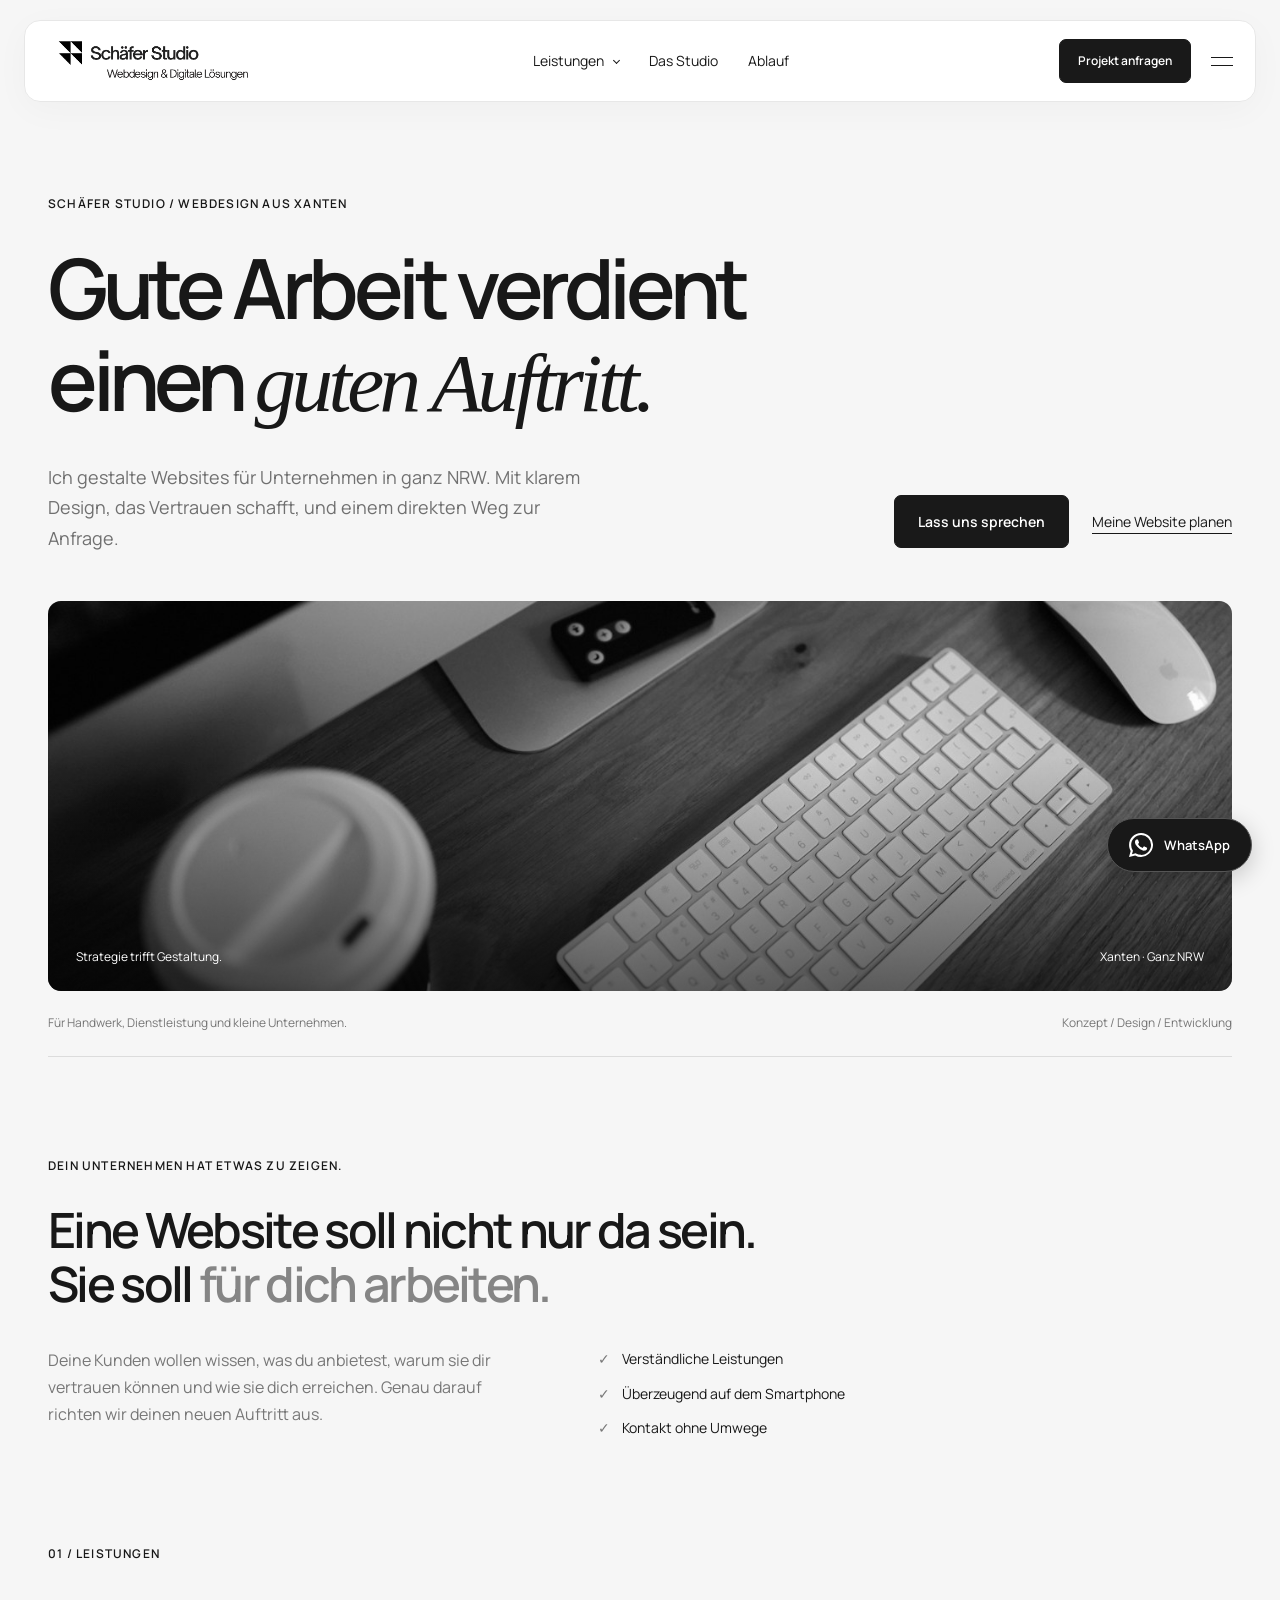
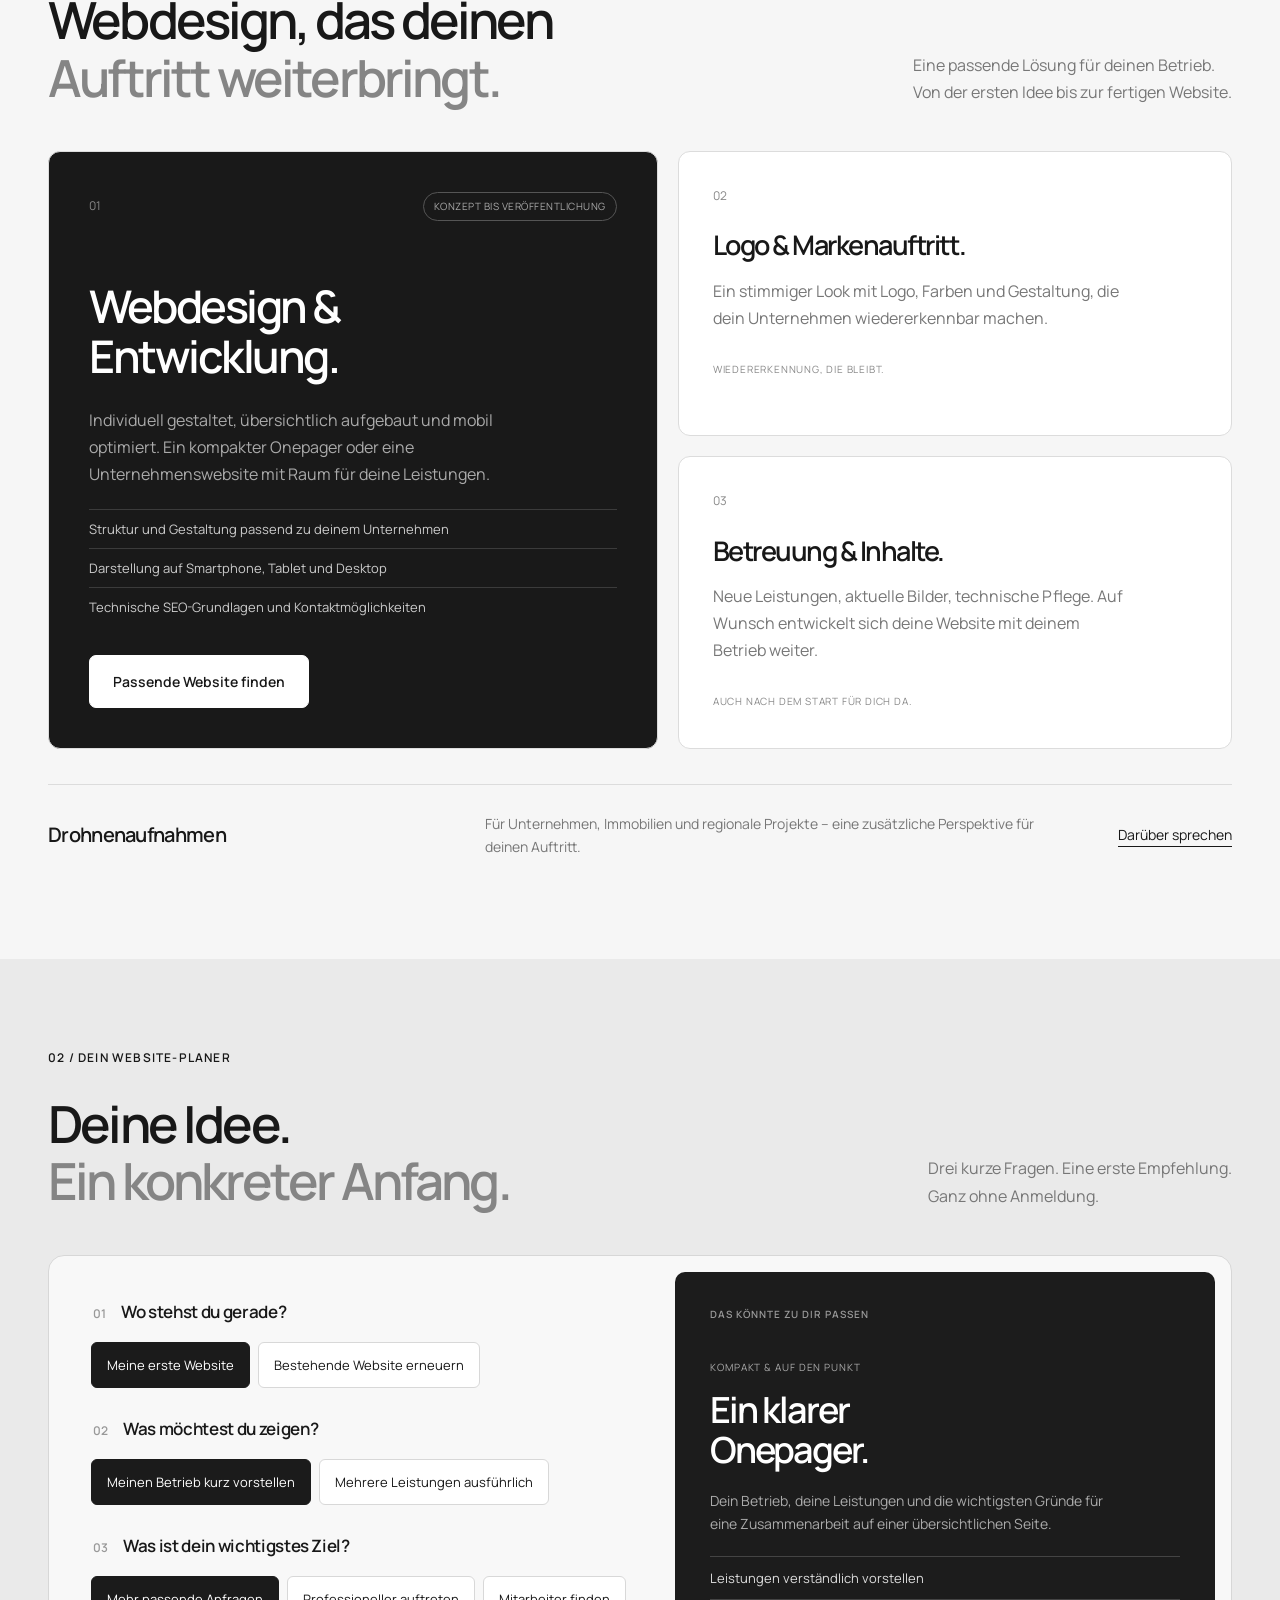
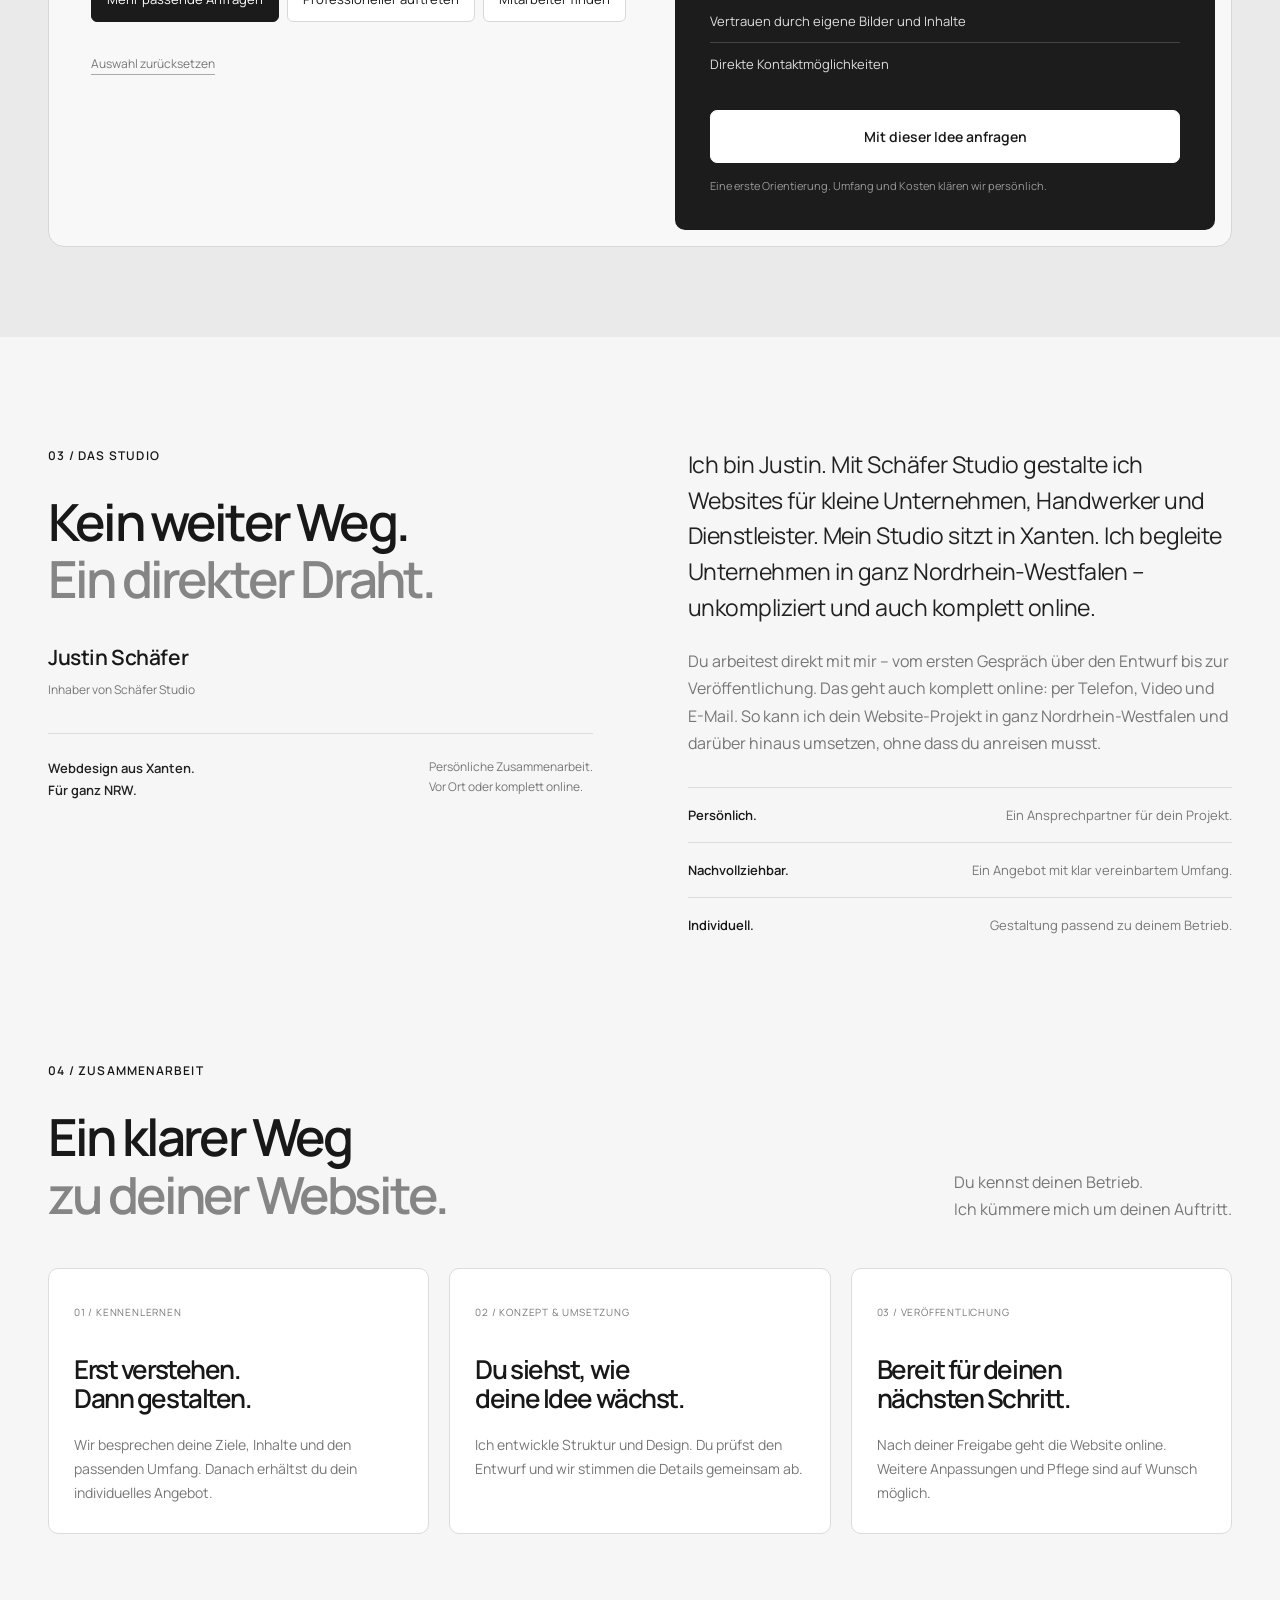
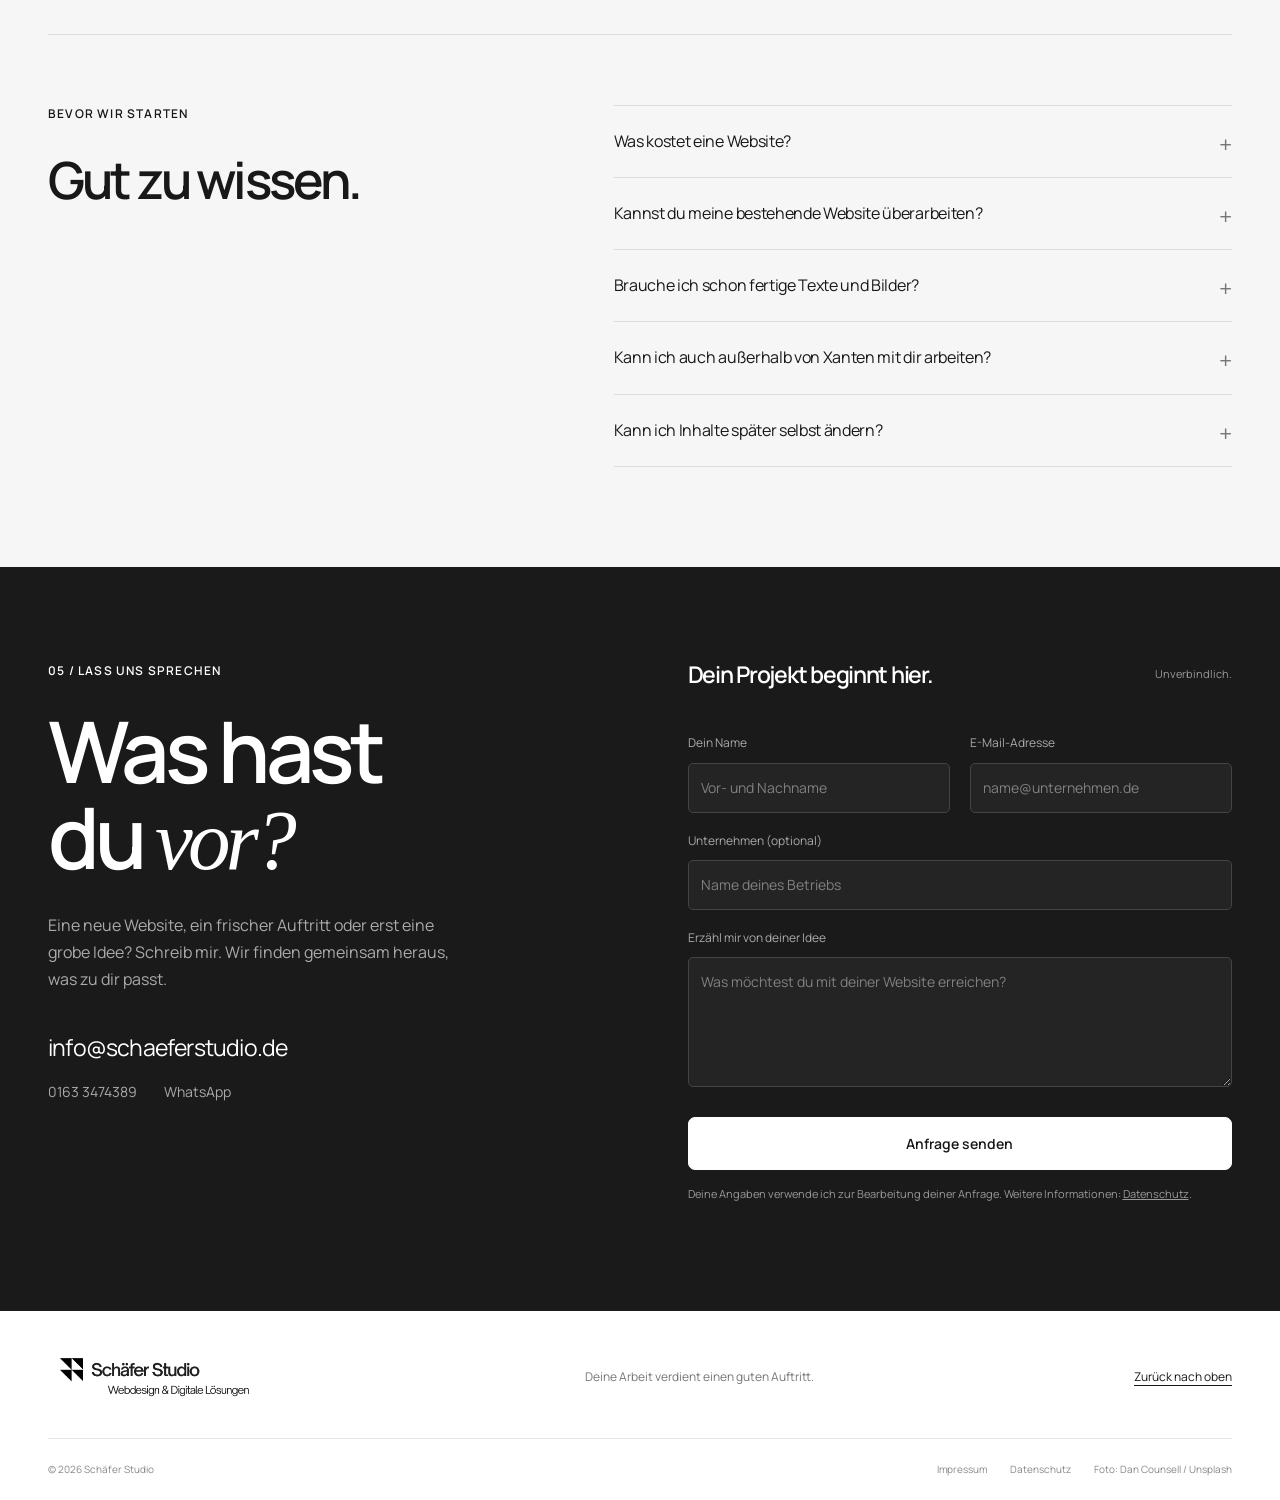
<file: index.html>
<!doctype html><html lang="de"><head><meta charset="utf-8"><meta name="viewport" content="width=device-width,initial-scale=1"><title>Webdesign aus Xanten für ganz NRW | Schäfer Studio</title><meta name="description" content="Webdesign aus Xanten für Unternehmen in ganz NRW. Individuelle Websites für Handwerker und Dienstleister – persönliche Zusammenarbeit, auch komplett online."><meta name="theme-color" content="#f6f6f6"><link rel="icon" href="data:image/svg+xml,%3Csvg xmlns='http://www.w3.org/2000/svg' viewBox='0 0 32 32'%3E%3Crect width='32' height='32' rx='7' fill='%23171717'/%3E%3Cpath d='M8 8h16L8 24h16' fill='none' stroke='white' stroke-width='4'/%3E%3C/svg%3E"><link rel="preload" href="assets/manrope-regular.ttf" as="font" type="font/ttf" crossorigin><link rel="stylesheet" href="style.css"><link rel="canonical" href="https://schaeferstudio.de/"><meta name="robots" content="index, follow"><meta property="og:type" content="website"><meta property="og:locale" content="de_DE"><meta property="og:url" content="https://schaeferstudio.de/"><meta property="og:title" content="Webdesign aus Xanten für ganz NRW | Schäfer Studio"><meta property="og:description" content="Individuelle Websites für Unternehmen in ganz NRW. Persönlich mit Justin Schäfer – auch komplett online."><meta property="og:image" content="https://schaeferstudio.de/assets/og-schaefer-studio.jpg"><meta name="twitter:card" content="summary_large_image"><meta name="twitter:image" content="https://schaeferstudio.de/assets/og-schaefer-studio.jpg"><script type="application/ld+json">{"@context": "https://schema.org", "@type": "ProfessionalService", "@id": "https://schaeferstudio.de/#studio", "name": "Schäfer Studio", "url": "https://schaeferstudio.de/", "logo": "https://schaeferstudio.de/assets/logo.png", "description": "Webdesign aus Xanten für Unternehmen in ganz Nordrhein-Westfalen.", "telephone": "+491633474389", "email": "info@schaeferstudio.de", "address": {"@type": "PostalAddress", "streetAddress": "In der Allmende 1", "postalCode": "46509", "addressLocality": "Xanten", "addressCountry": "DE"}, "areaServed": {"@type": "AdministrativeArea", "name": "Nordrhein-Westfalen"}}</script></head><body><a class="skip" href="#main">Zum Inhalt</a>
<header class="header"><a class="logo" href="#start" aria-label="Schäfer Studio Startseite"><img src="assets/logo.png" width="857" height="291" alt="Schäfer Studio – Webdesign und digitale Lösungen"></a><nav class="desktop-nav" aria-label="Hauptnavigation"><details class="nav-dropdown"><summary>Leistungen <span class="chevron"></span></summary><div class="dropdown"><a href="#leistungen"><strong>Webdesign & Entwicklung</strong><span>Dein Unternehmen überzeugend präsentieren</span></a><a href="#extras"><strong>Branding & Betreuung</strong><span>Für einen stimmigen, aktuellen Auftritt</span></a><a href="#planer"><strong>Website-Planer</strong><span>Finde heraus, was zu dir passt</span></a></div></details><a href="#studio">Das Studio</a><a href="#ablauf">Ablauf</a></nav><div class="header-actions"><a class="btn small" href="#kontakt">Projekt anfragen</a><button class="menu-toggle" aria-label="Menü öffnen" aria-haspopup="dialog"><span class="menu-lines"></span><span class="menu-label">Menü</span></button></div></header>
<dialog id="menu-dialog" class="menu-dialog" aria-labelledby="menu-title"><div class="menu-head"><a class="logo" href="#start"><img src="assets/logo.png" alt="Schäfer Studio" width="857" height="291"></a><button class="close-menu" aria-label="Menü schließen">Schließen <span>×</span></button></div><div class="menu-content"><div><p class="kicker" id="menu-title">ENTDECKE SCHÄFER STUDIO</p><nav aria-label="Großes Menü"><a href="#leistungen"><small>01</small>Leistungen</a><a href="#studio"><small>02</small>Das Studio</a><a href="#planer"><small>03</small>Website-Planer</a><a href="#kontakt"><small>04</small>Kontakt</a></nav></div><aside><p>Du hast eine Idee?<br>Lass uns darüber sprechen.</p><a href="mailto:info@schaeferstudio.de">info@schaeferstudio.de</a><a href="tel:+491633474389">0163 3474389</a><span>Webdesign aus Xanten.<br>Für Unternehmen in ganz NRW.</span></aside></div></dialog>
<main id="main"><section class="hero container" id="start"><div class="hero-main"><p class="kicker">SCHÄFER STUDIO / WEBDESIGN AUS XANTEN</p><h1>Gute Arbeit verdient<br>einen <em>guten Auftritt.</em></h1><div class="hero-under"><p>Ich gestalte Websites für Unternehmen in ganz NRW. Mit klarem Design, das Vertrauen schafft, und einem direkten Weg zur Anfrage.</p><div class="hero-cta"><a class="btn" href="#kontakt">Lass uns sprechen</a><a class="link" href="#planer">Meine Website planen</a></div></div></div><div class="hero-image"><img src="assets/workspace.jpg" alt="Schwarz-Weiß-Aufnahme eines Schreibtischs mit Computer und Tastatur" width="1400" height="933" fetchpriority="high"><div class="image-caption"><span>Strategie trifft Gestaltung.</span><span>Xanten · Ganz NRW</span></div></div><div class="hero-foot"><span>Für Handwerk, Dienstleistung und kleine Unternehmen.</span><span>Konzept / Design / Entwicklung</span></div></section>
<section class="intro container reveal"><p class="kicker">DEIN UNTERNEHMEN HAT ETWAS ZU ZEIGEN.</p><h2>Eine Website soll nicht nur da sein.<br>Sie soll <span>für dich arbeiten.</span></h2><div class="intro-bottom"><p>Deine Kunden wollen wissen, was du anbietest, warum sie dir vertrauen können und wie sie dich erreichen. Genau darauf richten wir deinen neuen Auftritt aus.</p><div class="intro-points"><span>Verständliche Leistungen</span><span>Überzeugend auf dem Smartphone</span><span>Kontakt ohne Umwege</span></div></div></section>
<section class="services container" id="leistungen"><div class="section-head reveal"><p class="kicker">01 / LEISTUNGEN</p><div><h2>Webdesign, das deinen<br><span>Auftritt weiterbringt.</span></h2><p>Eine passende Lösung für deinen Betrieb.<br>Von der ersten Idee bis zur fertigen Website.</p></div></div><div class="service-grid"><article class="service-card service-main reveal"><div class="card-top"><span class="card-number">01</span><span class="tag">KONZEPT BIS VERÖFFENTLICHUNG</span></div><h3>Webdesign &<br>Entwicklung.</h3><p>Individuell gestaltet, übersichtlich aufgebaut und mobil optimiert. Ein kompakter Onepager oder eine Unternehmenswebsite mit Raum für deine Leistungen.</p><ul><li>Struktur und Gestaltung passend zu deinem Unternehmen</li><li>Darstellung auf Smartphone, Tablet und Desktop</li><li>Technische SEO-Grundlagen und Kontaktmöglichkeiten</li></ul><a class="btn white" href="#planer">Passende Website finden</a></article><div class="service-side" id="extras"><article class="service-card reveal"><span class="card-number">02</span><h3>Logo & Markenauftritt.</h3><p>Ein stimmiger Look mit Logo, Farben und Gestaltung, die dein Unternehmen wiedererkennbar machen.</p><span class="service-label">WIEDERERKENNUNG, DIE BLEIBT.</span></article><article class="service-card reveal"><span class="card-number">03</span><h3>Betreuung & Inhalte.</h3><p>Neue Leistungen, aktuelle Bilder, technische Pflege. Auf Wunsch entwickelt sich deine Website mit deinem Betrieb weiter.</p><span class="service-label">AUCH NACH DEM START FÜR DICH DA.</span></article></div></div><div class="extra-row reveal"><span>Drohnenaufnahmen</span><p>Für Unternehmen, Immobilien und regionale Projekte – eine zusätzliche Perspektive für deinen Auftritt.</p><a class="link" href="#kontakt">Darüber sprechen</a></div></section>
<section class="planner-section" id="planer"><div class="container"><div class="section-head reveal"><p class="kicker">02 / DEIN WEBSITE-PLANER</p><div><h2>Deine Idee.<br><span>Ein konkreter Anfang.</span></h2><p>Drei kurze Fragen. Eine erste Empfehlung.<br>Ganz ohne Anmeldung.</p></div></div><div class="planner reveal"><form id="planner-form" class="planner-input"><fieldset><legend><span>01</span> Wo stehst du gerade?</legend><div class="choices"><label><input type="radio" name="starting" value="neu" checked><span>Meine erste Website</span></label><label><input type="radio" name="starting" value="redesign"><span>Bestehende Website erneuern</span></label></div></fieldset><fieldset><legend><span>02</span> Was möchtest du zeigen?</legend><div class="choices"><label><input type="radio" name="scope" value="kompakt" checked><span>Meinen Betrieb kurz vorstellen</span></label><label><input type="radio" name="scope" value="ausfuehrlich"><span>Mehrere Leistungen ausführlich</span></label></div></fieldset><fieldset><legend><span>03</span> Was ist dein wichtigstes Ziel?</legend><div class="choices"><label><input type="radio" name="goal" value="anfragen" checked><span>Mehr passende Anfragen</span></label><label><input type="radio" name="goal" value="vertrauen"><span>Professioneller auftreten</span></label><label><input type="radio" name="goal" value="bewerbungen"><span>Mitarbeiter finden</span></label></div></fieldset><button type="button" class="planner-reset">Auswahl zurücksetzen</button></form><div class="plan-output"><p class="kicker">DAS KÖNNTE ZU DIR PASSEN</p><div aria-live="polite" aria-atomic="true"><span class="plan-type" id="plan-type">KOMPAKT & AUF DEN PUNKT</span><h3 id="plan-title">Ein klarer<br>Onepager.</h3><p id="plan-description">Dein Betrieb, deine Leistungen und die wichtigsten Gründe für eine Zusammenarbeit auf einer übersichtlichen Seite.</p><ul id="plan-features"><li>Leistungen verständlich vorstellen</li><li>Vertrauen durch eigene Bilder und Inhalte</li><li>Direkte Kontaktmöglichkeiten</li></ul></div><button class="btn white" type="button" id="use-plan">Mit dieser Idee anfragen</button><small>Eine erste Orientierung. Umfang und Kosten klären wir persönlich.</small></div></div></div></section>
<section class="studio container reveal" id="studio"><div class="studio-left"><p class="kicker">03 / DAS STUDIO</p><h2>Kein weiter Weg.<br><span>Ein direkter Draht.</span></h2><p class="studio-name">Justin Schäfer<small>Inhaber von Schäfer Studio</small></p><div class="location-card"><span>Webdesign aus Xanten.<br>Für ganz NRW.</span><p>Persönliche Zusammenarbeit.<br>Vor Ort oder komplett online.</p></div></div><div class="studio-copy"><p class="lead">Ich bin Justin. Mit Schäfer Studio gestalte ich Websites für kleine Unternehmen, Handwerker und Dienstleister. Mein Studio sitzt in Xanten. Ich begleite Unternehmen in ganz Nordrhein-Westfalen – unkompliziert und auch komplett online.</p><p>Du arbeitest direkt mit mir – vom ersten Gespräch über den Entwurf bis zur Veröffentlichung. Das geht auch komplett online: per Telefon, Video und E-Mail. So kann ich dein Website-Projekt in ganz Nordrhein-Westfalen und darüber hinaus umsetzen, ohne dass du anreisen musst.</p><div class="studio-facts"><div><b>Persönlich.</b><span>Ein Ansprechpartner für dein Projekt.</span></div><div><b>Nachvollziehbar.</b><span>Ein Angebot mit klar vereinbartem Umfang.</span></div><div><b>Individuell.</b><span>Gestaltung passend zu deinem Betrieb.</span></div></div></div></section>
<section class="process container" id="ablauf"><div class="section-head reveal"><p class="kicker">04 / ZUSAMMENARBEIT</p><div><h2>Ein klarer Weg<br><span>zu deiner Website.</span></h2><p>Du kennst deinen Betrieb.<br>Ich kümmere mich um deinen Auftritt.</p></div></div><ol class="process-grid"><li class="reveal"><span>01 / KENNENLERNEN</span><h3>Erst verstehen.<br>Dann gestalten.</h3><p>Wir besprechen deine Ziele, Inhalte und den passenden Umfang. Danach erhältst du dein individuelles Angebot.</p></li><li class="reveal"><span>02 / KONZEPT & UMSETZUNG</span><h3>Du siehst, wie<br>deine Idee wächst.</h3><p>Ich entwickle Struktur und Design. Du prüfst den Entwurf und wir stimmen die Details gemeinsam ab.</p></li><li class="reveal"><span>03 / VERÖFFENTLICHUNG</span><h3>Bereit für deinen<br>nächsten Schritt.</h3><p>Nach deiner Freigabe geht die Website online. Weitere Anpassungen und Pflege sind auf Wunsch möglich.</p></li></ol></section>
<section class="faq container reveal"><div><p class="kicker">BEVOR WIR STARTEN</p><h2>Gut zu wissen.</h2></div><div><details><summary>Was kostet eine Website?</summary><p>Der Preis hängt vom Umfang, den Funktionen und vorhandenen Inhalten ab. Nach einem kostenlosen Erstgespräch erhältst du ein individuelles Angebot mit den vereinbarten Leistungen.</p></details><details><summary>Kannst du meine bestehende Website überarbeiten?</summary><p>Ja. Wir schauen uns deinen bisherigen Auftritt an, übernehmen passende Inhalte und besprechen, wo ein neues Konzept sinnvoll ist.</p></details><details><summary>Brauche ich schon fertige Texte und Bilder?</summary><p>Vorhandene Inhalte sind hilfreich, aber keine Voraussetzung für das erste Gespräch. Gemeinsam klären wir, was da ist und was noch benötigt wird.</p></details><details><summary>Kann ich auch außerhalb von Xanten mit dir arbeiten?</summary><p>Ja. Ich biete Webdesign für Unternehmen in ganz NRW an. Kennenlernen, Abstimmung und Feedback können per Telefon, Video oder E-Mail stattfinden. Für dein Website-Projekt ist kein Besuch vor Ort nötig.</p></details><details><summary>Kann ich Inhalte später selbst ändern?</summary><p>Wenn du deine Inhalte selbst pflegen möchtest, berücksichtige ich das bei der technischen Lösung. Das besprechen wir vor Projektbeginn.</p></details></div></section>
<section class="contact" id="kontakt"><div class="container contact-grid"><div class="reveal"><p class="kicker">05 / LASS UNS SPRECHEN</p><h2>Was hast<br>du <em>vor?</em></h2><p>Eine neue Website, ein frischer Auftritt oder erst eine grobe Idee? Schreib mir. Wir finden gemeinsam heraus, was zu dir passt.</p><a class="contact-mail" href="mailto:info@schaeferstudio.de">info@schaeferstudio.de</a><div class="contact-links"><a href="tel:+491633474389">0163 3474389</a><a href="https://wa.me/491633474389?text=Hallo%20Justin%2C%20ich%20interessiere%20mich%20f%C3%BCr%20eine%20Website." target="_blank" rel="noopener">WhatsApp</a></div></div><form id="inquiry" class="reveal" name="projektanfrage" method="POST" action="/danke" data-netlify="true" netlify-honeypot="bot-field"><input type="hidden" name="form-name" value="projektanfrage"><p class="form-honeypot" aria-hidden="true"><label>Dieses Feld bitte leer lassen<input name="bot-field" tabindex="-1" autocomplete="off"></label></p><div class="form-heading"><h3>Dein Projekt beginnt hier.</h3><span>Unverbindlich.</span></div><div class="form-row"><div><label for="name">Dein Name</label><input maxlength="200" id="name" name="name" autocomplete="name" placeholder="Vor- und Nachname" required></div><div><label for="email">E-Mail-Adresse</label><input id="email" name="email" type="email" autocomplete="email" placeholder="name@unternehmen.de" required></div></div><label for="company">Unternehmen <span>(optional)</span></label><input maxlength="200" id="company" name="company" autocomplete="organization" placeholder="Name deines Betriebs"><label for="message">Erzähl mir von deiner Idee</label><textarea maxlength="10000" id="message" name="message" rows="4" placeholder="Was möchtest du mit deiner Website erreichen?" required></textarea><button class="btn white" type="submit">Anfrage senden</button><p class="form-note">Deine Angaben verwende ich zur Bearbeitung deiner Anfrage. Weitere Informationen: <a href="/datenschutz">Datenschutz</a>.</p><p id="form-status" role="status"></p></form></div></section></main>
<footer><div class="container footer-top"><a class="logo" href="#start"><img src="assets/logo.png" width="857" height="291" alt="Schäfer Studio"></a><p>Deine Arbeit verdient einen guten Auftritt.</p><a href="#start" class="back-top">Zurück nach oben</a></div><div class="container footer-bottom"><span>© <span id="year">2026</span> Schäfer Studio</span><div><a href="/impressum">Impressum</a><a href="/datenschutz">Datenschutz</a><a href="https://unsplash.com/photos/2AEWZWmfuWs" target="_blank" rel="noopener">Foto: Dan Counsell / Unsplash</a></div></div></footer><a class="whatsapp-float" href="https://wa.me/491633474389?text=Hallo%20Justin%2C%20ich%20interessiere%20mich%20f%C3%BCr%20eine%20Website." target="_blank" rel="noopener" aria-label="Justin auf WhatsApp schreiben (öffnet neuen Tab)"><svg viewBox="0 0 24 24" width="24" height="24" fill="currentColor" aria-hidden="true"><path d="M20.52 3.48A11.9 11.9 0 0 0 12.04 0C5.44 0 .07 5.37.07 11.97c0 2.11.55 4.17 1.6 5.99L0 24l6.17-1.62a11.96 11.96 0 0 0 5.87 1.5h.01c6.6 0 11.97-5.37 11.97-11.97a11.9 11.9 0 0 0-3.5-8.43ZM12.05 21.86a9.93 9.93 0 0 1-5.06-1.39l-.36-.21-3.66.96.98-3.57-.24-.37a9.9 9.9 0 0 1-1.52-5.31c0-5.48 4.46-9.94 9.94-9.94a9.87 9.87 0 0 1 7.03 2.91 9.87 9.87 0 0 1 2.91 7.04c0 5.48-4.46 9.94-9.94 9.94Zm5.45-7.44c-.3-.15-1.77-.87-2.05-.97-.27-.1-.47-.15-.67.15-.2.3-.77.97-.95 1.17-.17.2-.35.22-.65.07-.3-.15-1.26-.46-2.4-1.48-.88-.79-1.48-1.77-1.65-2.07-.17-.3-.02-.46.13-.6.13-.13.3-.35.45-.52.15-.18.2-.3.3-.5.1-.2.05-.37-.02-.52-.08-.15-.68-1.62-.93-2.22-.24-.58-.49-.5-.67-.51h-.57c-.2 0-.52.07-.8.37-.27.3-1.04 1.02-1.04 2.49s1.07 2.89 1.22 3.09c.15.2 2.1 3.21 5.09 4.5.71.31 1.27.49 1.71.63.72.23 1.37.2 1.88.12.57-.08 1.77-.72 2.02-1.42.25-.7.25-1.3.17-1.42-.07-.13-.27-.2-.57-.35Z"/></svg><span>WhatsApp</span></a><script src="script.js"></script></body></html>
</file>
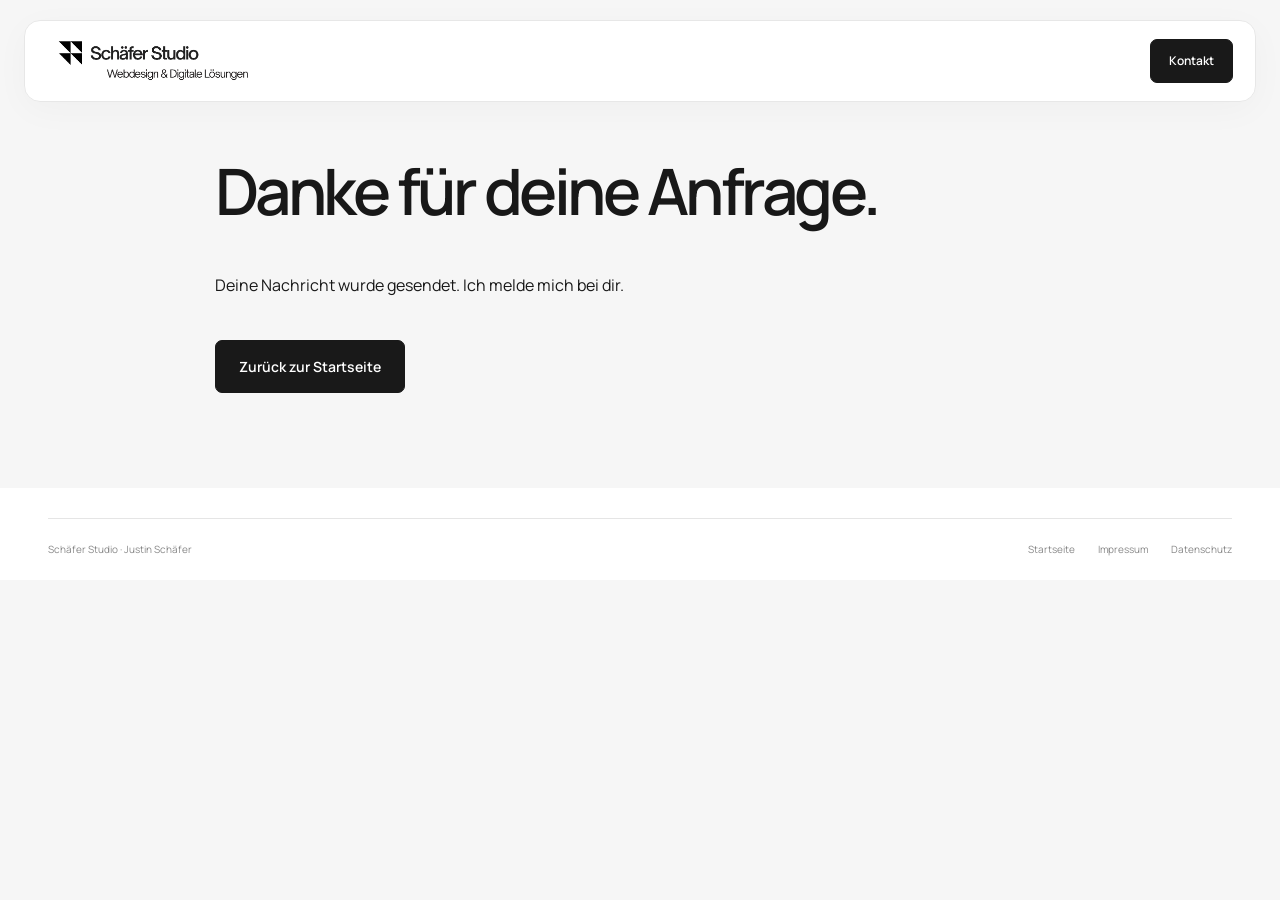
<file: danke.html>
<!doctype html><html lang="de"><head><meta charset="utf-8"><meta name="viewport" content="width=device-width,initial-scale=1"><title>Vielen Dank | Schäfer Studio</title><meta name="robots" content="noindex, follow"><link rel="canonical" href="https://schaeferstudio.de/danke"><link rel="stylesheet" href="/style.css"></head><body><header class="header legal-header"><a class="logo" href="/#start"><img src="/assets/logo.png" width="857" height="291" alt="Schäfer Studio"></a><div class="header-actions"><a class="btn small" href="/#kontakt">Kontakt</a></div></header><main class="container legal"><h1>Danke für deine Anfrage.</h1><p>Deine Nachricht wurde gesendet. Ich melde mich bei dir.</p><a class="btn" href="/">Zurück zur Startseite</a></main><footer class="legal-footer"><div class="container footer-bottom"><span>Schäfer Studio · Justin Schäfer</span><div><a href="/">Startseite</a><a href="/impressum">Impressum</a><a href="/datenschutz">Datenschutz</a></div></div></footer></body></html>
</file>
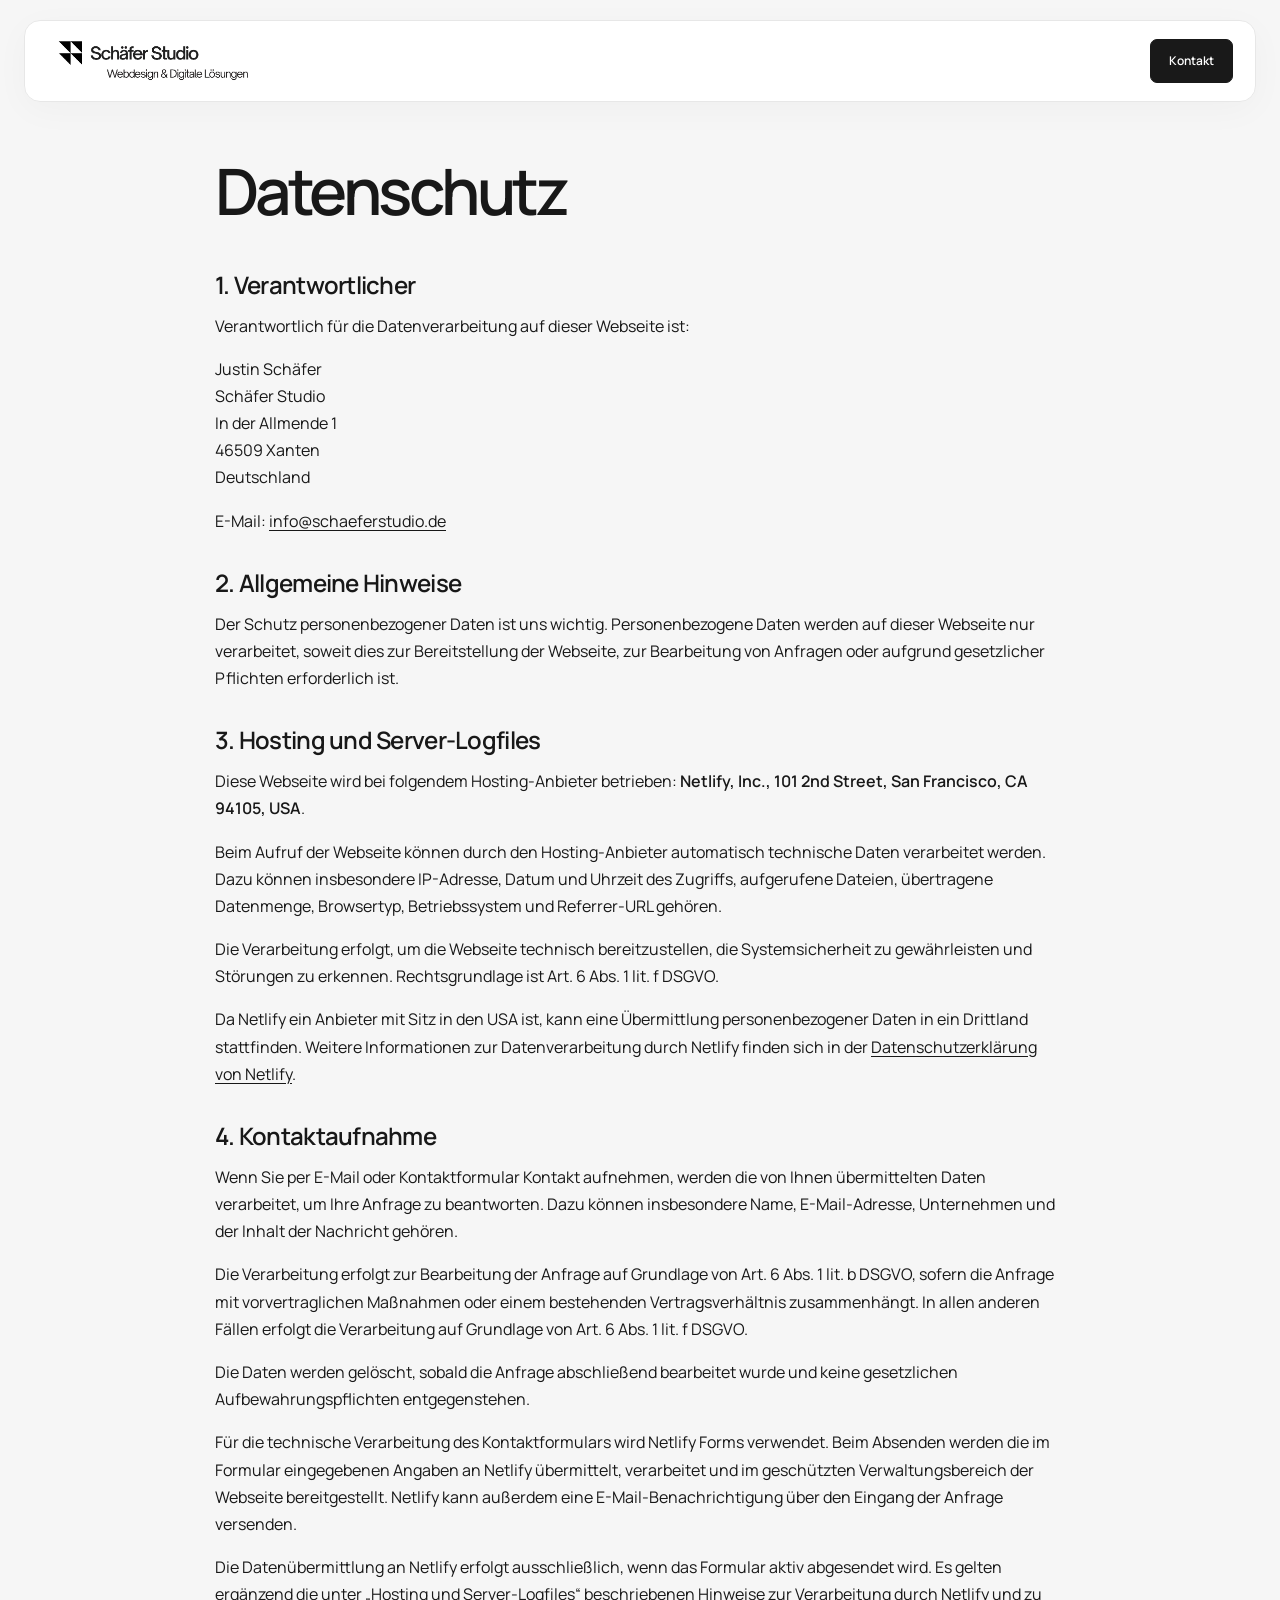
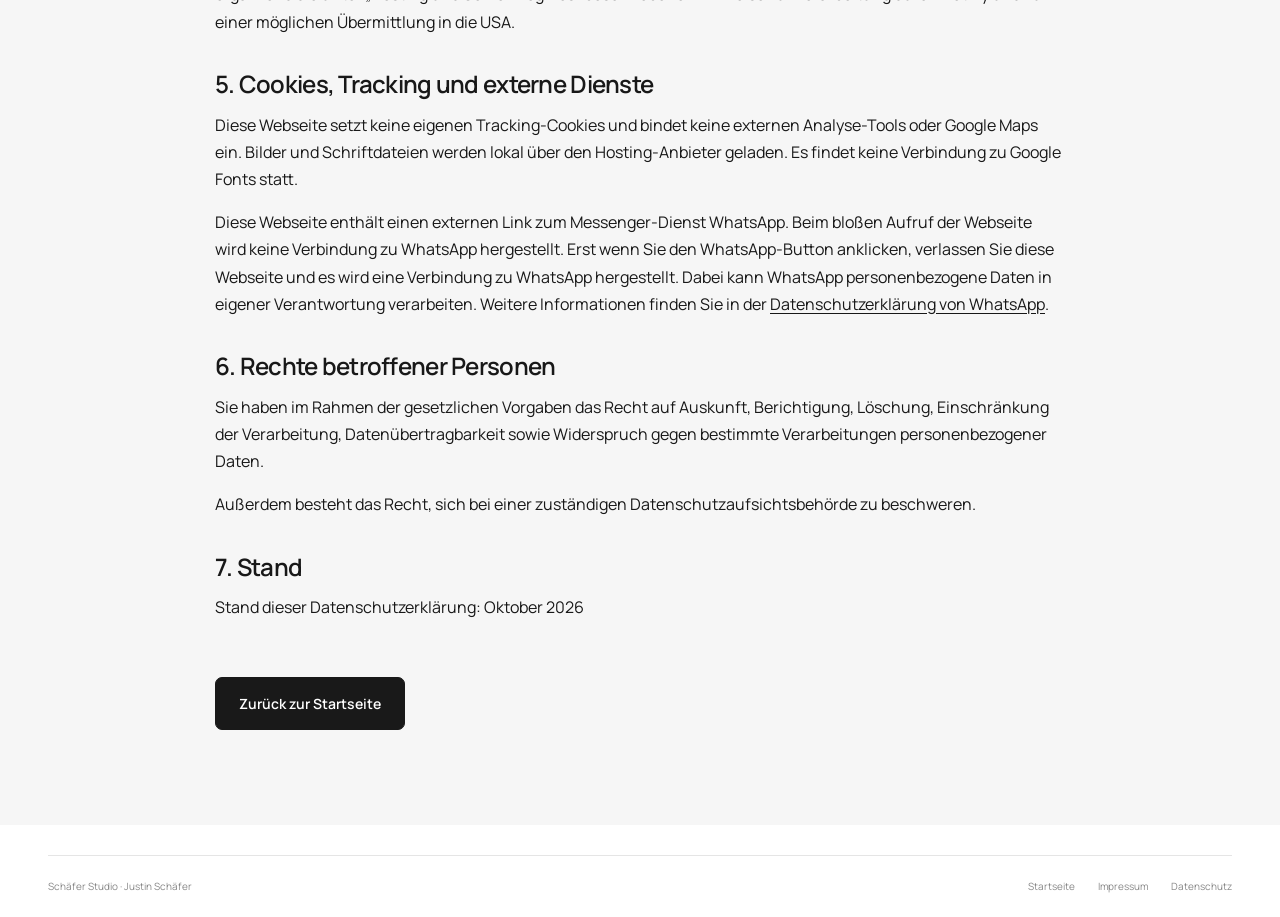
<file: datenschutz.html>
<!doctype html><html lang="de"><head><meta charset="utf-8"><meta name="viewport" content="width=device-width,initial-scale=1"><title>Datenschutz | Schäfer Studio</title><meta name="robots" content="noindex, follow"><link rel="canonical" href="https://schaeferstudio.de/datenschutz"><link rel="stylesheet" href="/style.css"></head><body><header class="header legal-header"><a class="logo" href="/#start"><img src="/assets/logo.png" width="857" height="291" alt="Schäfer Studio"></a><div class="header-actions"><a class="btn small" href="/#kontakt">Kontakt</a></div></header><main class="container legal"><h1>Datenschutz</h1><section class="legal-section" aria-labelledby="verantwortlicher-title">
          <h2 id="verantwortlicher-title">1. Verantwortlicher</h2>
          <p>
            Verantwortlich für die Datenverarbeitung auf dieser Webseite ist:
          </p>
          <p>
            Justin Schäfer<br>
            Schäfer Studio<br>
            In der Allmende 1<br>
            46509 Xanten<br>
            Deutschland
          </p>
          <p>
            E-Mail:
            <a href="mailto:info@schaeferstudio.de">info@schaeferstudio.de</a>
          </p>
        </section><section class="legal-section" aria-labelledby="allgemein-title">
          <h2 id="allgemein-title">2. Allgemeine Hinweise</h2>
          <p>
            Der Schutz personenbezogener Daten ist uns wichtig. Personenbezogene Daten werden auf dieser Webseite nur verarbeitet, soweit dies zur Bereitstellung der Webseite, zur Bearbeitung von Anfragen oder aufgrund gesetzlicher Pflichten erforderlich ist.
          </p>
        </section><section class="legal-section" aria-labelledby="hosting-title">
          <h2 id="hosting-title">3. Hosting und Server-Logfiles</h2>
          <p>
            Diese Webseite wird bei folgendem Hosting-Anbieter betrieben:
            <strong>Netlify, Inc., 101 2nd Street, San Francisco, CA 94105, USA</strong>.
          </p>
          <p>
            Beim Aufruf der Webseite können durch den Hosting-Anbieter automatisch technische Daten verarbeitet werden. Dazu können insbesondere IP-Adresse, Datum und Uhrzeit des Zugriffs, aufgerufene Dateien, übertragene Datenmenge, Browsertyp, Betriebssystem und Referrer-URL gehören.
          </p>
          <p>
            Die Verarbeitung erfolgt, um die Webseite technisch bereitzustellen, die Systemsicherheit zu gewährleisten und Störungen zu erkennen. Rechtsgrundlage ist Art. 6 Abs. 1 lit. f DSGVO.
          </p>
          <p>
            Da Netlify ein Anbieter mit Sitz in den USA ist, kann eine Übermittlung personenbezogener Daten in ein Drittland stattfinden. Weitere Informationen zur Datenverarbeitung durch Netlify finden sich in der <a href="https://www.netlify.com/privacy/" target="_blank" rel="noopener">Datenschutzerklärung von Netlify</a>.
          </p>
        </section><section class="legal-section" aria-labelledby="kontaktaufnahme-title">
          <h2 id="kontaktaufnahme-title">4. Kontaktaufnahme</h2>
          <p>
            Wenn Sie per E-Mail oder Kontaktformular Kontakt aufnehmen, werden die von Ihnen übermittelten Daten verarbeitet, um Ihre Anfrage zu beantworten. Dazu können insbesondere Name, E-Mail-Adresse, Unternehmen und der Inhalt der Nachricht gehören.
          </p>
          <p>
            Die Verarbeitung erfolgt zur Bearbeitung der Anfrage auf Grundlage von Art. 6 Abs. 1 lit. b DSGVO, sofern die Anfrage mit vorvertraglichen Maßnahmen oder einem bestehenden Vertragsverhältnis zusammenhängt. In allen anderen Fällen erfolgt die Verarbeitung auf Grundlage von Art. 6 Abs. 1 lit. f DSGVO.
          </p>
          <p>
            Die Daten werden gelöscht, sobald die Anfrage abschließend bearbeitet wurde und keine gesetzlichen Aufbewahrungspflichten entgegenstehen.
          </p>
          <p>
            Für die technische Verarbeitung des Kontaktformulars wird Netlify Forms verwendet. Beim Absenden werden die im Formular eingegebenen Angaben an Netlify übermittelt, verarbeitet und im geschützten Verwaltungsbereich der Webseite bereitgestellt. Netlify kann außerdem eine E-Mail-Benachrichtigung über den Eingang der Anfrage versenden.
          </p>
          <p>
            Die Datenübermittlung an Netlify erfolgt ausschließlich, wenn das Formular aktiv abgesendet wird. Es gelten ergänzend die unter „Hosting und Server-Logfiles“ beschriebenen Hinweise zur Verarbeitung durch Netlify und zu einer möglichen Übermittlung in die USA.
          </p>
        </section><section class="legal-section" aria-labelledby="cookies-title">
          <h2 id="cookies-title">5. Cookies, Tracking und externe Dienste</h2>
          <p>
            Diese Webseite setzt keine eigenen Tracking-Cookies und bindet keine externen Analyse-Tools oder Google Maps ein. Bilder und Schriftdateien werden lokal über den Hosting-Anbieter geladen. Es findet keine Verbindung zu Google Fonts statt.
          </p>
          <p>
            Diese Webseite enthält einen externen Link zum Messenger-Dienst WhatsApp. Beim bloßen Aufruf der Webseite wird keine Verbindung zu WhatsApp hergestellt. Erst wenn Sie den WhatsApp-Button anklicken, verlassen Sie diese Webseite und es wird eine Verbindung zu WhatsApp hergestellt. Dabei kann WhatsApp personenbezogene Daten in eigener Verantwortung verarbeiten. Weitere Informationen finden Sie in der <a href="https://www.whatsapp.com/legal/privacy-policy-eea" target="_blank" rel="noopener">Datenschutzerklärung von WhatsApp</a>.
          </p>
        </section><section class="legal-section" aria-labelledby="rechte-title">
          <h2 id="rechte-title">6. Rechte betroffener Personen</h2>
          <p>
            Sie haben im Rahmen der gesetzlichen Vorgaben das Recht auf Auskunft, Berichtigung, Löschung, Einschränkung der Verarbeitung, Datenübertragbarkeit sowie Widerspruch gegen bestimmte Verarbeitungen personenbezogener Daten.
          </p>
          <p>
            Außerdem besteht das Recht, sich bei einer zuständigen Datenschutzaufsichtsbehörde zu beschweren.
          </p>
        </section><section class="legal-section" aria-labelledby="stand-title">
          <h2 id="stand-title">7. Stand</h2>
          <p>Stand dieser Datenschutzerklärung: Oktober 2026</p>
        </section><a class="btn" href="/">Zurück zur Startseite</a></main><footer class="legal-footer"><div class="container footer-bottom"><span>Schäfer Studio · Justin Schäfer</span><div><a href="/">Startseite</a><a href="/impressum">Impressum</a><a href="/datenschutz">Datenschutz</a></div></div></footer></body></html>
</file>
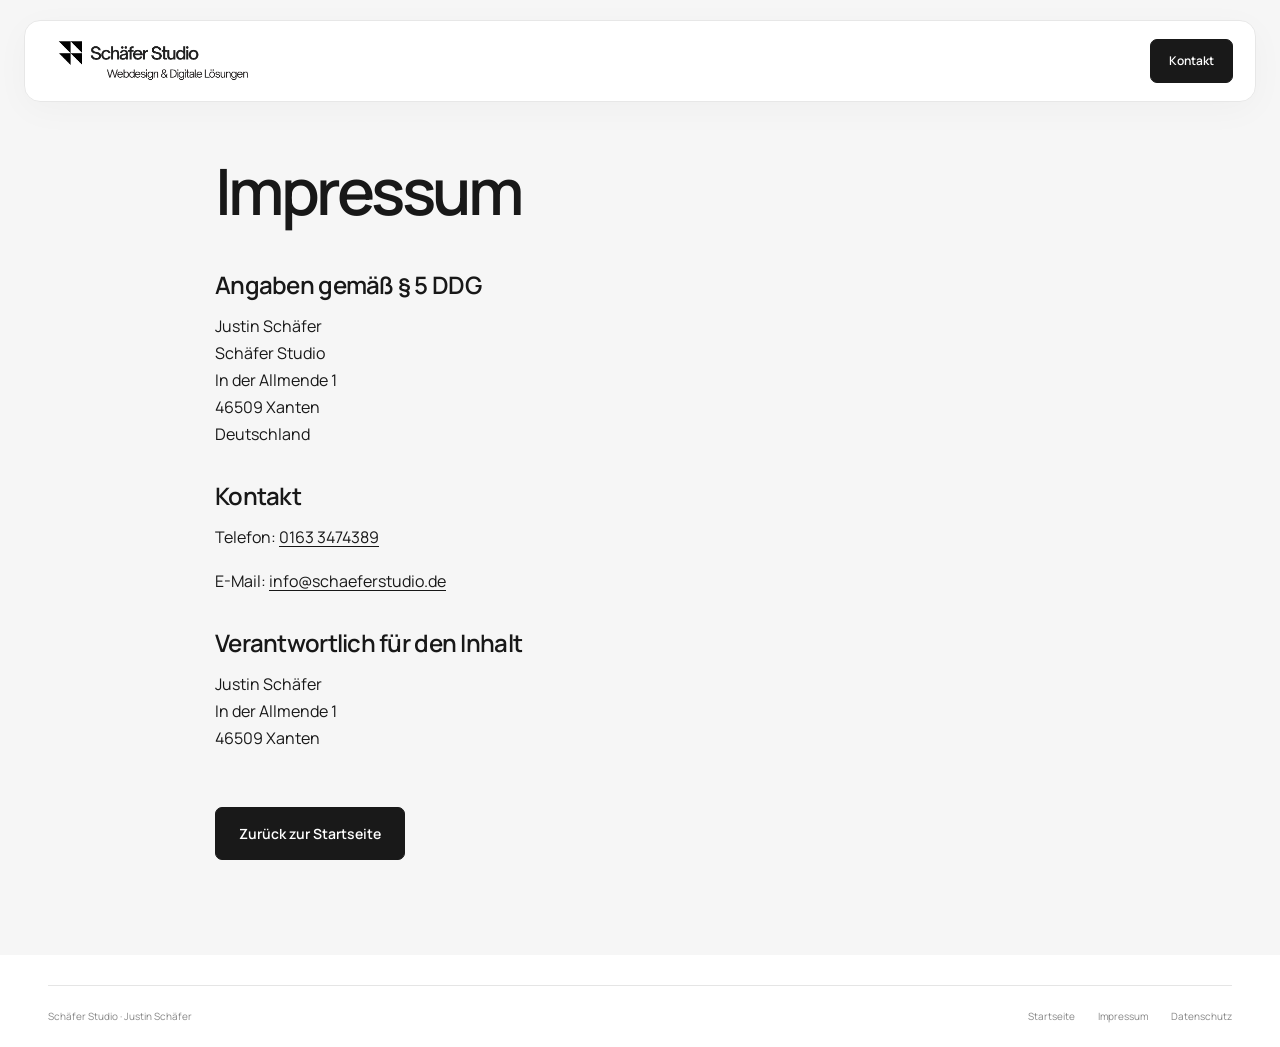
<file: impressum.html>
<!doctype html><html lang="de"><head><meta charset="utf-8"><meta name="viewport" content="width=device-width,initial-scale=1"><title>Impressum | Schäfer Studio</title><meta name="robots" content="noindex, follow"><link rel="canonical" href="https://schaeferstudio.de/impressum"><link rel="stylesheet" href="/style.css"></head><body><header class="header legal-header"><a class="logo" href="/#start"><img src="/assets/logo.png" width="857" height="291" alt="Schäfer Studio"></a><div class="header-actions"><a class="btn small" href="/#kontakt">Kontakt</a></div></header><main class="container legal"><h1>Impressum</h1><section class="legal-section" aria-labelledby="anbieter-title">
          <h2 id="anbieter-title">Angaben gemäß § 5 DDG</h2>
          <p>
            Justin Schäfer<br>
            Schäfer Studio<br>
            In der Allmende 1<br>
            46509 Xanten<br>
            Deutschland
          </p>
        </section><section class="legal-section" aria-labelledby="kontakt-title">
          <h2 id="kontakt-title">Kontakt</h2><p>Telefon: <a href="tel:+491633474389">0163 3474389</a></p>
          <p>
            E-Mail:
            <a href="mailto:info@schaeferstudio.de">info@schaeferstudio.de</a>
          </p>
        </section><section class="legal-section" aria-labelledby="verantwortlich-title">
          <h2 id="verantwortlich-title">Verantwortlich für den Inhalt</h2>
          <p>
            Justin Schäfer<br>
            In der Allmende 1<br>
            46509 Xanten
          </p>
        </section><a class="btn" href="/">Zurück zur Startseite</a></main><footer class="legal-footer"><div class="container footer-bottom"><span>Schäfer Studio · Justin Schäfer</span><div><a href="/">Startseite</a><a href="/impressum">Impressum</a><a href="/datenschutz">Datenschutz</a></div></div></footer></body></html>
</file>
<file: style.css>
@font-face{font-family:Manrope;src:url('assets/manrope-regular.ttf') format('truetype');font-weight:400;font-display:swap}@font-face{font-family:Manrope;src:url('assets/manrope-semibold.ttf') format('truetype');font-weight:600 800;font-display:swap}:root{--ink:#181818;--gray:#707070;--paper:#f6f6f6;--line:#dcdcdc}*{box-sizing:border-box}html{scroll-behavior:smooth;scroll-padding-top:124px}body{margin:0;background:var(--paper);font:400 16px/1.7 Manrope,Arial,sans-serif;color:var(--ink)}a{color:inherit;text-decoration:none}button,input,textarea{font:inherit}button,a{-webkit-tap-highlight-color:transparent}button{cursor:pointer}button:focus-visible,a:focus-visible,summary:focus-visible{outline:2px solid #888;outline-offset:5px}h1,h2,h3,p{margin-top:0}h1,h2,h3{font-weight:600;line-height:1.12;letter-spacing:-.055em}h2{font-size:clamp(36px,4vw,56px);margin-bottom:0}h2 span{color:#858585}h3{font-size:28px}.container{width:min(1280px,calc(100% - 96px));margin:auto}.kicker{font-size:12px;letter-spacing:.1em;font-weight:600;line-height:1.5;margin-bottom:28px}.skip{position:fixed;top:-80px;left:20px;background:#fff;padding:15px;z-index:100}.skip:focus{top:10px}.header{position:fixed;z-index:20;top:20px;left:50%;transform:translateX(-50%);width:min(1330px,calc(100% - 48px));height:82px;padding:8px 22px;background:rgba(255,255,255,.95);border:1px solid #e7e7e7;border-radius:16px;box-shadow:0 8px 35px #00000008;display:flex;align-items:center;justify-content:space-between;gap:25px;backdrop-filter:blur(15px)}.logo{width:216px;display:block;flex-shrink:0;line-height:0}.logo img{width:100%;height:auto;filter:invert(1)}.desktop-nav{display:flex;align-items:center;gap:30px;font-size:14px}.desktop-nav>a:hover{color:#888}.header-actions{display:flex;align-items:center;gap:20px}.btn{display:inline-flex;align-items:center;justify-content:center;padding:15px 23px;background:#191919;color:#fff;border:1px solid #191919;border-radius:7px;font-size:14px;font-weight:600;min-height:52px;transition:background .2s,transform .2s;line-height:1.5}.btn:hover{background:#414141;transform:translateY(-2px)}.btn.small{padding:11px 18px;min-height:44px;font-size:12px}.btn.white{background:#fff;color:#181818;border-color:#fff}.btn.white:hover{background:#e2e2e2}.link{font-size:14px;text-decoration:underline;text-underline-offset:6px}.menu-toggle{display:flex;gap:10px;align-items:center;background:transparent;border:0;padding:12px 0;color:#181818;font-size:12px}.menu-lines{display:block;width:22px;height:9px;border-top:1px solid;border-bottom:1px solid;transition:height .2s}.menu-toggle:hover .menu-lines{height:13px}.menu-label{display:none}.nav-dropdown{position:relative}.nav-dropdown summary{cursor:pointer;list-style:none;display:flex;align-items:center;gap:10px}.nav-dropdown summary::-webkit-details-marker{display:none}.chevron{border-right:1px solid;border-bottom:1px solid;width:5px;height:5px;transform:rotate(45deg);transition:transform .2s}.nav-dropdown[open] .chevron{transform:rotate(225deg)}.dropdown{position:absolute;top:45px;left:-25px;background:#fff;border:1px solid #ddd;padding:10px;border-radius:12px;width:340px;box-shadow:0 15px 40px #00000012}.dropdown a{display:block;padding:16px;border-radius:6px}.dropdown a:hover{background:#f4f4f4}.dropdown strong{display:block;font-size:14px;font-weight:600}.dropdown span{display:block;font-size:12px;color:#777;margin-top:4px}.hero{padding-top:170px}.hero-main{padding:25px 0 48px}.hero h1{font-size:clamp(52px,6.5vw,88px);margin-bottom:32px;letter-spacing:-.065em;line-height:1.11}.hero h1 em{font-family:Georgia,'Times New Roman',serif;font-weight:400;letter-spacing:-.055em}.hero-under{display:flex;justify-content:space-between;align-items:flex-end;gap:45px}.hero-under>p{max-width:535px;font-size:18px;color:#707070;margin:0}.hero-cta{display:flex;align-items:center;gap:23px;flex-shrink:0;padding-bottom:5px}.hero-image{height:390px;border-radius:13px;overflow:hidden;position:relative;background:#ccc}.hero-image img{width:100%;height:100%;object-fit:cover;object-position:50% 53%;display:block}.hero-image:after{content:'';position:absolute;inset:0;background:linear-gradient(transparent 40%,#0008)}.image-caption{position:absolute;bottom:24px;left:28px;right:28px;display:flex;justify-content:space-between;color:white;font-size:12px;z-index:1}.hero-foot{display:flex;justify-content:space-between;font-size:12px;color:#777;padding:22px 0;border-bottom:1px solid var(--line)}.intro{padding:100px 0 105px}.intro h2{font-size:clamp(35px,3.8vw,52px);max-width:1040px}.intro-bottom{display:grid;grid-template-columns:1fr 1fr;gap:100px;margin-top:35px;max-width:1000px}.intro-bottom p{color:#777;font-size:16px;margin:0}.intro-points{display:flex;flex-direction:column;gap:11px;font-size:14px}.intro-points span:before{content:'✓';margin-right:12px;color:#777}.services{padding-bottom:100px}.section-head{margin-bottom:45px}.section-head>div{display:flex;justify-content:space-between;align-items:flex-end;gap:50px}.section-head>div>p{color:#777;margin:0;max-width:350px}.service-grid{display:grid;grid-template-columns:1.1fr 1fr;gap:20px}.service-card{padding:34px;border:1px solid var(--line);border-radius:12px;background:#fff}.service-main{background:#191919;color:#fff;padding:40px;display:flex;flex-direction:column}.card-top{display:flex;justify-content:space-between;gap:20px;align-items:center;margin-bottom:60px}.card-number{font-size:12px;color:#888;display:block}.tag{font-size:10px;letter-spacing:.05em;color:#aaa;border:1px solid #555;padding:5px 10px;border-radius:30px}.service-main h3{font-size:45px;margin-bottom:25px}.service-main p{color:#aaa;max-width:470px}.service-main ul{padding:0;list-style:none;margin:5px 0 28px;color:#ccc;font-size:13px}.service-main li{padding:8px 0;border-top:1px solid #3b3b3b}.service-main .btn{align-self:flex-start;margin-top:auto}.service-side{display:flex;flex-direction:column;gap:20px}.service-side .service-card{flex:1}.service-side h3{font-size:27px;margin:24px 0 17px}.service-side p{color:#777;max-width:410px;margin-bottom:22px}.service-label{font-size:10px;letter-spacing:.08em;color:#888}.extra-row{display:grid;grid-template-columns:1fr 1.5fr auto;align-items:center;gap:45px;border-top:1px solid var(--line);margin-top:35px;padding-top:27px}.extra-row>span{font-size:20px;font-weight:600;letter-spacing:-.035em}.extra-row>p{font-size:14px;color:#777;margin:0}.planner-section{padding:90px 0;background:#eaeaea}.planner{display:grid;grid-template-columns:1.1fr 1fr;gap:16px;background:#f8f8f8;padding:16px;border:1px solid #d7d7d7;border-radius:16px}.planner-input{padding:26px}.planner fieldset{border:0;padding:0;margin:0 0 27px;min-width:0}.planner legend{font-size:17px;font-weight:600;margin-bottom:15px;letter-spacing:-.02em}.planner legend>span{font-size:12px;color:#999;margin-right:13px}.choices{display:flex;gap:8px;flex-wrap:wrap}.choices label{position:relative}.choices input{position:absolute;opacity:0;width:1px;height:1px}.choices label>span{display:block;padding:11px 15px;border:1px solid #d8d8d8;background:#fff;border-radius:6px;cursor:pointer;font-size:13px;transition:all .2s}.choices input:checked+span{background:#1b1b1b;border-color:#1b1b1b;color:white}.choices input:focus-visible+span{outline:2px solid #777;outline-offset:3px}.planner-reset{background:none;border:0;border-bottom:1px solid #aaa;padding:0;color:#777;font-size:12px}.plan-output{background:#1c1c1c;color:#fff;border-radius:10px;padding:35px;display:flex;flex-direction:column}.plan-output>.kicker{color:#999;font-size:10px;margin-bottom:30px}.plan-type{font-size:10px;letter-spacing:.09em;color:#aaa}.plan-output h3{font-size:36px;margin:11px 0 18px;line-height:1.12}.plan-output p{color:#aaa;font-size:14px;max-width:420px}.plan-output ul{list-style:none;padding:0;margin:20px 0 25px;font-size:13px;color:#ddd}.plan-output li{padding:10px 0;border-top:1px solid #444}.plan-output .btn{margin-top:auto}.plan-output small{font-size:11px;color:#999;line-height:1.6;margin-top:14px}.studio{padding:110px 0;display:grid;grid-template-columns:1fr 1fr;gap:95px}.studio-name{font-size:21px;font-weight:600;margin:32px 0;letter-spacing:-.02em}.studio-name small{font-size:12px;font-weight:400;display:block;color:#777;margin-top:5px;letter-spacing:0}.location-card{border-top:1px solid var(--line);padding-top:23px;display:flex;justify-content:space-between;gap:20px;font-size:13px;color:#777}.location-card>span{color:#222;font-weight:600}.location-card p{margin:0;font-size:12px}.studio-copy .lead{font-size:23px;line-height:1.55;letter-spacing:-.02em;color:#222}.studio-copy>p{color:#777}.studio-facts{margin-top:30px}.studio-facts>div{display:flex;justify-content:space-between;gap:25px;padding:16px 0;border-top:1px solid var(--line);font-size:13px}.studio-facts b{font-weight:600}.studio-facts span{color:#777}.process{padding:0 0 100px}.process-grid{list-style:none;display:grid;grid-template-columns:repeat(3,1fr);gap:20px;padding:0;margin:0}.process-grid li{padding:28px 25px;border:1px solid var(--line);border-radius:10px;background:#fff}.process-grid li>span{font-size:10px;letter-spacing:.08em;color:#777}.process-grid h3{font-size:26px;margin:31px 0 20px}.process-grid p{font-size:14px;color:#777;margin:0}.faq{border-top:1px solid var(--line);padding:70px 0 100px;display:grid;grid-template-columns:1fr 1.3fr;gap:90px}.faq details{border-bottom:1px solid var(--line)}.faq details:first-child{border-top:1px solid var(--line)}.faq summary{cursor:pointer;position:relative;list-style:none;padding:22px 35px 22px 0;font-size:16px;letter-spacing:-.02em}.faq summary::-webkit-details-marker{display:none}.faq summary:after{content:'+';position:absolute;right:0;top:19px;font-size:23px;color:#777}.faq details[open] summary:after{content:'−'}.faq details p{color:#777;font-size:14px;padding-right:30px;margin-bottom:24px}.contact{background:#1a1a1a;color:white;padding:95px 0}.contact-grid{display:grid;grid-template-columns:1fr 1fr;gap:95px}.contact h2{font-size:85px;margin-bottom:28px;line-height:1.02}.contact h2 em{font-family:Georgia,serif;font-weight:400}.contact-grid>div>p:not(.kicker){color:#aaa;max-width:410px}.contact-mail{display:inline-block;font-size:23px;letter-spacing:-.035em;margin:18px 0 13px;overflow-wrap:anywhere}.contact-links{display:flex;gap:27px;font-size:14px;color:#aaa}.contact-links a:hover{text-decoration:underline}.form-heading{margin-bottom:28px;display:flex;justify-content:space-between;align-items:center;gap:15px}.form-heading h3{font-size:23px;margin:0}.form-heading>span{font-size:11px;color:#999}.form-row{display:grid;grid-template-columns:1fr 1fr;gap:20px}#inquiry label{display:block;font-size:12px;color:#aaa;margin:18px 0 9px}#inquiry input,#inquiry textarea{width:100%;background:#242424;border:1px solid #444;border-radius:5px;padding:12px;color:white;font-size:14px;outline:none}#inquiry input:focus,#inquiry textarea:focus{border-color:#aaa}#inquiry input::placeholder,#inquiry textarea::placeholder{color:#808080;opacity:1}#inquiry textarea{resize:vertical;min-height:130px}#inquiry .btn{width:100%;margin-top:22px}.form-note{color:#999;font-size:11px;line-height:1.6;margin-top:15px}.form-note a{text-decoration:underline}#form-status{font-size:13px;color:#bbb}footer{background:#fff;padding:30px 0 22px}.footer-top{display:flex;justify-content:space-between;align-items:center;gap:30px;padding-bottom:24px}.footer-top>p{font-size:12px;color:#777;margin:0}.back-top{font-size:12px;text-decoration:underline;text-underline-offset:4px}.footer-bottom{border-top:1px solid #e5e5e5;padding-top:22px;display:flex;justify-content:space-between;gap:30px;font-size:10px;color:#888}.footer-bottom>div{display:flex;gap:23px}.menu-dialog{width:100%;max-width:none;height:100dvh;max-height:100dvh;margin:0;border:0;padding:32px 48px;background:#181818;color:#fff;overflow:auto}.menu-dialog::backdrop{background:#181818}.menu-dialog[open]{animation:menu-in .35s ease both}.menu-head{display:flex;justify-content:space-between;align-items:center;border-bottom:1px solid #414141;padding-bottom:25px}.menu-head .logo img{filter:none}.close-menu{display:flex;align-items:center;gap:20px;background:none;border:0;color:white;font-size:12px;padding:10px}.close-menu span{font-size:32px;font-weight:400;line-height:1}.menu-content{width:min(1200px,100%);margin:65px auto 40px;display:grid;grid-template-columns:1.7fr 1fr;gap:90px}.menu-content .kicker{color:#777;font-size:11px}.menu-content nav>a{display:flex;align-items:center;gap:25px;padding:15px 0;font-size:clamp(36px,5vw,65px);letter-spacing:-.055em;line-height:1.25;border-bottom:1px solid #3a3a3a;transition:color .2s,padding-left .2s}.menu-content nav>a:hover{color:#999;padding-left:15px}.menu-content nav small{font-size:11px;letter-spacing:0;color:#777}.menu-content aside{padding-top:70px;font-size:22px;letter-spacing:-.025em}.menu-content aside>a{display:block;font-size:16px;letter-spacing:-.01em;margin:10px 0;color:#bbb;overflow-wrap:anywhere}.menu-content aside>span{display:block;font-size:12px;letter-spacing:0;color:#777;margin-top:40px}.reveal{transition:opacity .6s,transform .6s}.motion .reveal.pending{opacity:0;transform:translateY(20px)}@keyframes menu-in{from{opacity:0;transform:translateY(-15px)}to{opacity:1;transform:none}}
@media(max-width:1050px){.desktop-nav{gap:20px}.header{padding:8px 18px;gap:15px}.logo{width:195px}.hero h1{font-size:70px}.hero-under{align-items:flex-start}.hero-cta{flex-direction:column;align-items:flex-start;gap:15px}.service-main{padding:32px}.studio,.contact-grid{gap:50px}.planner-input{padding:20px}.plan-output{padding:28px}.card-top{margin-bottom:42px}.hero-image{height:340px}.contact-mail{font-size:21px}}
@media(max-width:800px){.desktop-nav{display:none}.container{width:calc(100% - 48px)}.header{width:calc(100% - 32px);top:16px;height:78px}.hero{padding-top:137px}.hero h1{font-size:clamp(43px,7.8vw,65px)}.hero-under>p{font-size:16px}.hero-image{height:300px}.section-head>div{align-items:flex-start;gap:30px}.section-head>div>p{font-size:14px;max-width:230px}.service-card{padding:26px}.service-main h3{font-size:35px}.tag{display:none}.intro-bottom{gap:45px}.planner{grid-template-columns:1fr 1fr}.choices label{width:100%}.choices label>span{font-size:12px}.plan-output h3{font-size:30px}.plan-output p{font-size:13px}.studio{gap:35px}.location-card{display:block}.location-card p{margin-top:12px}.studio-copy .lead{font-size:20px}.studio-facts>div{flex-direction:column;gap:5px}.process-grid{gap:12px}.process-grid li{padding:22px 18px}.process-grid h3{font-size:23px}.faq{gap:45px}.contact-grid{gap:35px}.contact h2{font-size:65px}.contact-mail{font-size:18px}.form-row{grid-template-columns:1fr;gap:0}.footer-top>p{display:none}.menu-content{gap:50px}}
@media(max-width:580px){html{scroll-padding-top:115px}.container{width:calc(100% - 40px)}.header{height:72px;border-radius:12px;padding:8px 13px}.header .logo{width:166px}.header .btn.small{font-size:10px;padding:10px 12px;min-height:38px}.header-actions{gap:13px}.menu-toggle{padding:12px 0}.menu-lines{width:20px}.hero{padding-top:125px}.hero-main{padding:15px 0 30px}.hero .kicker{font-size:9px;letter-spacing:.065em;margin-bottom:22px}.hero h1{font-size:clamp(34px,9.1vw,53px);letter-spacing:-.06em;line-height:1.16;margin-bottom:23px}.hero-under{flex-direction:column;gap:24px}.hero-under>p{font-size:15px;line-height:1.7}.hero-cta{flex-direction:row;align-items:center;gap:17px;padding:0}.btn{font-size:12px;padding:13px 18px;min-height:48px}.link{font-size:12px}.hero-image{height:240px;border-radius:9px}.hero-image img{object-position:43% 50%}.image-caption{left:17px;right:17px;bottom:16px;font-size:9px}.hero-foot{font-size:10px;gap:10px;padding:17px 0;line-height:1.6}.hero-foot>span:first-child{max-width:190px}.hero-foot>span:last-child{max-width:110px;text-align:right}.intro{padding:60px 0 65px}.kicker{font-size:10px;margin-bottom:22px;letter-spacing:.08em}h2{font-size:35px;line-height:1.16}.intro h2{font-size:31px}.intro h2 br{display:none}.intro-bottom{grid-template-columns:1fr;gap:24px;margin-top:25px}.intro-bottom p{font-size:15px}.intro-points{font-size:13px;gap:9px}.services{padding-bottom:60px}.section-head{margin-bottom:28px}.section-head>div{flex-direction:column;gap:20px}.section-head>div>p{max-width:none;font-size:14px}.service-grid{grid-template-columns:1fr;gap:14px}.service-card,.service-main{padding:26px;border-radius:9px}.card-top{margin-bottom:32px}.tag{display:block;font-size:8px}.service-main h3{font-size:37px;margin-bottom:20px}.service-main p,.service-side p{font-size:14px}.service-main ul{font-size:12px}.service-side{gap:14px}.service-side h3{font-size:26px;margin-top:20px}.service-label{font-size:9px}.extra-row{grid-template-columns:1fr;gap:13px;margin-top:25px;padding-top:23px}.extra-row>span{font-size:19px}.extra-row .link{justify-self:start}.planner-section{padding:60px 0}.planner{grid-template-columns:1fr;gap:8px;padding:8px;border-radius:12px}.planner-input{padding:20px 14px 25px}.planner legend{font-size:15px}.choices label{width:auto}.choices label>span{font-size:12px;padding:11px 12px}.planner fieldset{margin-bottom:25px}.plan-output{padding:26px 23px}.plan-output>.kicker{margin-bottom:25px}.plan-output h3{font-size:34px}.plan-output p{font-size:14px}.plan-output ul{font-size:12px}.plan-output small{font-size:10px}.studio{padding:65px 0;grid-template-columns:1fr;gap:30px}.studio-name{margin:25px 0}.location-card{display:flex;gap:15px}.location-card p{margin:0;font-size:10px}.studio-copy .lead{font-size:20px}.studio-copy>p{font-size:15px}.studio-facts>div{flex-direction:row;font-size:12px;gap:15px}.studio-facts>div>span{max-width:190px;text-align:right}.process{padding-bottom:65px}.process-grid{grid-template-columns:1fr;gap:14px}.process-grid li{padding:25px}.process-grid h3{font-size:26px;margin:23px 0 18px}.process-grid p{font-size:14px}.faq{padding:50px 0 65px;grid-template-columns:1fr;gap:28px}.faq summary{font-size:14px;padding:21px 28px 21px 0}.contact{padding:65px 0}.contact-grid{grid-template-columns:1fr;gap:45px}.contact h2{font-size:65px;margin-bottom:23px}.contact-grid>div>p:not(.kicker){font-size:15px}.contact-mail{font-size:22px}.contact-links{font-size:13px}.form-heading h3{font-size:21px}.form-heading>span{font-size:10px}#inquiry input,#inquiry textarea{font-size:16px}.form-row{grid-template-columns:1fr 1fr;gap:12px}.form-note{font-size:10px}.footer-top{flex-wrap:wrap;padding-bottom:20px}.footer-top .logo{width:175px}.back-top{font-size:10px}.footer-bottom{flex-direction:column;gap:14px;font-size:9px}.footer-bottom>div{flex-wrap:wrap;gap:10px 20px}.menu-dialog{padding:23px 22px}.menu-head .logo{width:178px}.close-menu{gap:12px;font-size:10px}.menu-content{grid-template-columns:1fr;gap:30px;margin-top:42px}.menu-content nav>a{font-size:40px;gap:18px;padding:15px 0}.menu-content aside{padding-top:5px;font-size:19px}.menu-content aside>span{margin-top:23px}.menu-content aside>a{font-size:15px}}
@media(max-width:360px){.header .logo{width:148px}.header .btn.small{font-size:9px;padding:8px 10px}.header-actions{gap:10px}.hero-cta{gap:12px}.hero-cta .link{font-size:11px}.form-row{grid-template-columns:1fr;gap:0}.tag{font-size:7px}.contact-mail{font-size:20px}}
@media(prefers-reduced-motion:reduce){html{scroll-behavior:auto}*,*:before,*:after{animation:none!important;transition:none!important}.motion .reveal.pending{opacity:1;transform:none}}

/* Keep changing recommendations inside the available mobile width. */
.planner>*{min-width:0}.plan-output h3{overflow-wrap:anywhere;hyphens:auto}.choices{min-width:0}.choices label{max-width:100%}.choices label>span{overflow-wrap:anywhere}
@media(max-width:800px){.motion .reveal.pending{opacity:1;transform:none}}

.form-honeypot{display:none!important}.btn:disabled{opacity:.65;cursor:wait;transform:none}.legal{padding:155px 0 70px;max-width:850px}.legal h1{font-size:clamp(38px,5vw,64px);margin-bottom:45px}.legal h2{font-size:24px;margin:35px 0 14px;letter-spacing:-.03em}.legal p{overflow-wrap:anywhere}.legal a:not(.btn){text-decoration:underline;text-underline-offset:3px}.legal .btn{margin-top:25px}.legal-header .header-actions{gap:20px}.legal-footer{margin-top:25px}.legal section{margin-bottom:30px}
@media(max-width:580px){.legal{padding-top:125px}.legal h2{font-size:22px}.legal-header .logo{width:166px}}

/* Direct WhatsApp contact, matching the studio's monochrome palette. */
.whatsapp-float{position:fixed;right:28px;bottom:28px;right:max(28px,env(safe-area-inset-right));bottom:max(28px,env(safe-area-inset-bottom));z-index:19;display:inline-flex;align-items:center;gap:11px;min-height:54px;padding:14px 21px;border:1px solid #555;border-radius:999px;background:var(--ink);color:#fff;font-size:13px;font-weight:600;line-height:1;box-shadow:0 6px 24px #0003;transition:background .2s,transform .2s}.whatsapp-float svg{flex-shrink:0}.whatsapp-float:hover{background:#363636;transform:translateY(-2px)}.whatsapp-float:focus-visible{outline:3px solid #fff;outline-offset:3px;box-shadow:0 0 0 6px var(--ink)}
@media(max-width:580px){.whatsapp-float{right:max(16px,env(safe-area-inset-right));bottom:max(16px,env(safe-area-inset-bottom));min-height:48px;padding:12px 16px;gap:9px;font-size:12px}footer{padding-bottom:90px}}
@media(prefers-reduced-motion:reduce){.whatsapp-float{transition:none}.whatsapp-float:hover{transform:none}}
</file>
